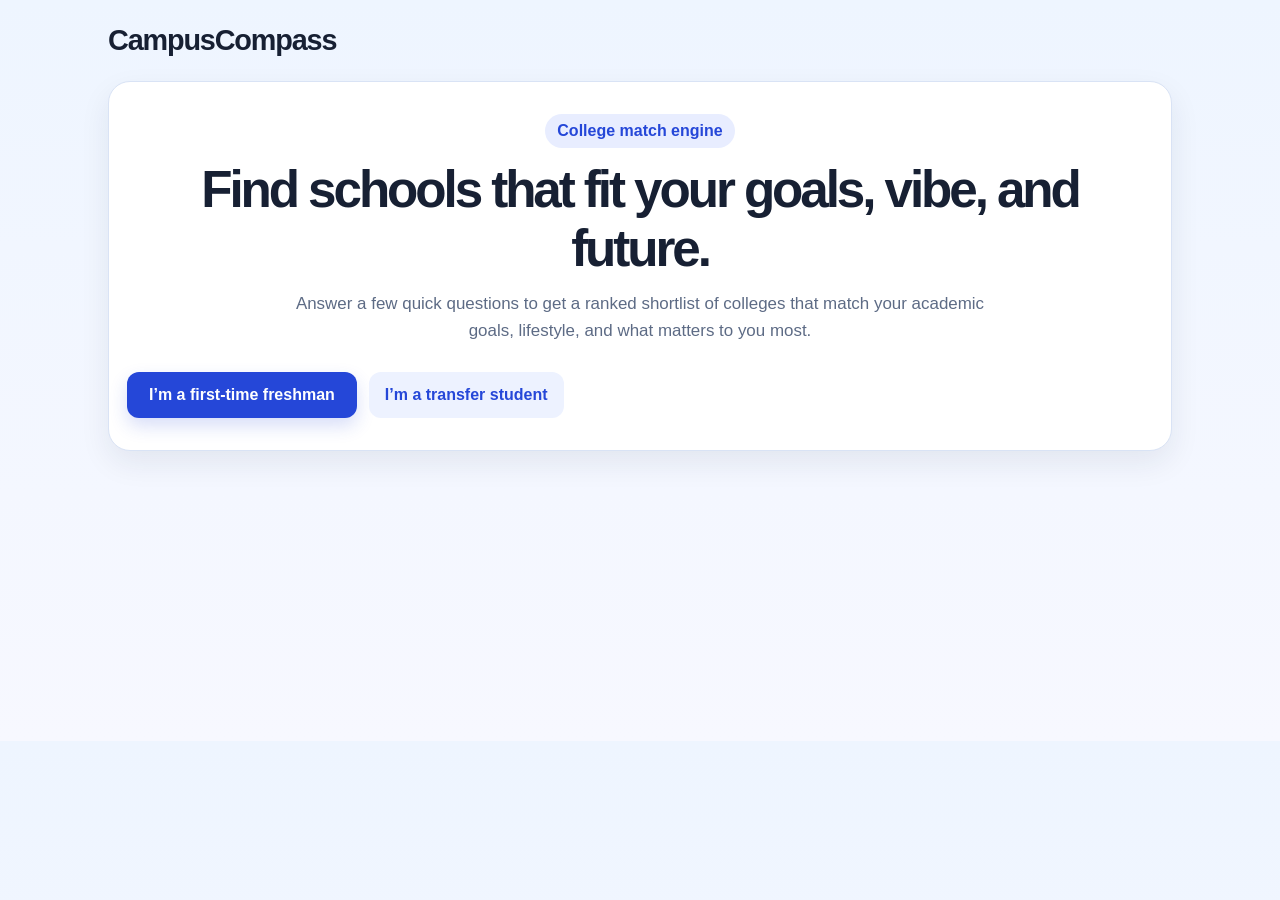
<file: index.html>
<!DOCTYPE html>
<html lang="en">
  <head>
    <meta charset="UTF-8" />
    <meta name="viewport" content="width=device-width, initial-scale=1.0" />
    <title>College Match Quiz</title>
    <link rel="stylesheet" href="styles.css" />
  </head>
  <body>
    <div class="app-shell">
      <header class="topbar">
        <div class="brand">CampusCompass</div>
        <button id="retakeBtn" class="secondary hidden">Retake quiz</button>
      </header>

      <main id="app" class="app" aria-live="polite"></main>
    </div>

    <script src="app.js"></script>
  </body>
</html>
</file>
<file: styles.css>
:root {
  --bg: #f4f7fb;
  --card: #ffffff;
  --primary: #2547d8;
  --primary-soft: #e8edff;
  --accent: #ffb703;
  --text: #172033;
  --muted: #5d6b85;
  --success: #0d8a5f;
  --border: #d9e3f5;
  --shadow: 0 12px 30px rgba(29, 39, 67, 0.08);
}

* { box-sizing: border-box; }

body {
  margin: 0;
  background: linear-gradient(180deg, #eef5ff 0%, #f7f8ff 100%);
  font-family: 'Segoe UI', Tahoma, Geneva, Verdana, sans-serif;
  color: var(--text);
}

button {
  font: inherit;
}

.app-shell {
  max-width: 1100px;
  margin: 0 auto;
  padding: 24px 18px 60px;
}

.topbar {
  display: flex;
  align-items: center;
  justify-content: space-between;
  margin-bottom: 24px;
}

.brand {
  font-size: 1.8rem;
  font-weight: 800;
  letter-spacing: -0.04em;
}

.app {
  min-height: 600px;
}

.panel {
  background: var(--card);
  border: 1px solid var(--border);
  border-radius: 22px;
  box-shadow: var(--shadow);
  padding: 32px;
}

.hero {
  text-align: center;
  padding: 32px 18px;
}

.eyebrow {
  display: inline-block;
  background: var(--primary-soft);
  color: var(--primary);
  font-weight: 700;
  border-radius: 999px;
  padding: 8px 12px;
  margin-bottom: 12px;
}

.hero h1 {
  font-size: clamp(2rem, 4vw, 3.3rem);
  letter-spacing: -0.06em;
  margin: 0 0 12px;
}

.hero p {
  color: var(--muted);
  max-width: 700px;
  margin: 0 auto 28px;
  font-size: 1.06rem;
  line-height: 1.6;
}

.primary, .secondary, .choice {
  border: none;
  border-radius: 12px;
  cursor: pointer;
  transition: transform 0.15s ease, box-shadow 0.15s ease;
}

.primary {
  background: var(--primary);
  color: white;
  padding: 14px 22px;
  font-weight: 700;
  box-shadow: 0 8px 18px rgba(37, 71, 216, 0.18);
}

.secondary {
  background: #edf2ff;
  color: var(--primary);
  padding: 10px 16px;
  font-weight: 700;
}

.primary:hover, .secondary:hover, .choice:hover {
  transform: translateY(-1px);
}

.quiz-grid {
  display: grid;
  gap: 22px;
}

.question-card {
  display: flex;
  flex-direction: column;
  gap: 18px;
}

.question-header {
  display: flex;
  justify-content: space-between;
  align-items: center;
  gap: 10px;
}

.kicker {
  color: var(--muted);
  font-size: 0.8rem;
  letter-spacing: 0.06em;
  text-transform: uppercase;
  font-weight: 700;
}

.question-card h2 {
  margin: 0;
  font-size: clamp(1.4rem, 2vw, 2rem);
  letter-spacing: -0.04em;
}

.options {
  display: grid;
  grid-template-columns: repeat(auto-fit, minmax(210px, 1fr));
  gap: 14px;
}

.choice {
  background: #f8faff;
  border: 1px solid var(--border);
  padding: 18px 16px;
  text-align: left;
  color: var(--text);
  min-height: 88px;
}

.choice strong {
  display: block;
  margin-bottom: 6px;
}

.choice.selected {
  background: var(--primary-soft);
  border-color: var(--primary);
  box-shadow: inset 0 0 0 1px rgba(37, 71, 216, 0.2);
}

.choice small {
  color: var(--muted);
}

.inline-answers {
  display: flex;
  gap: 12px;
  flex-wrap: wrap;
}

.inline-answers .choice {
  min-height: 0;
  padding: 12px 14px;
}

.actions {
  display: flex;
  justify-content: space-between;
  align-items: center;
  margin-top: 10px;
}

.hidden { display: none !important; }

.results {
  display: grid;
  grid-template-columns: 1.1fr 2fr;
  gap: 22px;
}

.summary-card {
  background: linear-gradient(180deg, #fffaf1 0%, #fff 100%);
  border: 1px solid #f0d7a2;
  border-radius: 18px;
  padding: 22px;
}

.summary-card h3 {
  margin-top: 0;
}

.summary-list {
  list-style: none;
  margin: 0;
  padding: 0;
  display: grid;
  gap: 10px;
}

.summary-list li {
  padding: 10px 12px;
  background: white;
  border: 1px solid var(--border);
  border-radius: 10px;
  color: var(--muted);
}

.match-list {
  display: grid;
  gap: 14px;
}

.match-card {
  background: white;
  border: 1px solid var(--border);
  border-radius: 18px;
  padding: 20px;
}

.match-header {
  display: flex;
  justify-content: space-between;
  align-items: center;
  gap: 12px;
  margin-bottom: 12px;
}

.school-name {
  font-size: 1.4rem;
  font-weight: 800;
  letter-spacing: -0.04em;
}

.score-pill {
  background: #eaf8f2;
  color: var(--success);
  border-radius: 999px;
  padding: 8px 12px;
  font-weight: 800;
}

.match-meta {
  color: var(--muted);
  margin-bottom: 8px;
}

.explanation {
  color: var(--text);
  line-height: 1.6;
  margin: 0 0 10px;
}

.badge-row {
  display: flex;
  flex-wrap: wrap;
  gap: 8px;
  margin-top: 12px;
}

.badge {
  background: var(--primary-soft);
  color: var(--primary);
  border-radius: 999px;
  padding: 6px 10px;
  font-size: 0.76rem;
  font-weight: 700;
}

.empty-state {
  text-align: center;
  color: var(--muted);
  padding: 24px;
}

@media (max-width: 760px) {
  .results {
    grid-template-columns: 1fr;
  }

  .panel {
    padding: 22px 18px;
  }

  .actions {
    flex-direction: column;
    align-items: stretch;
  }

  .actions button {
    width: 100%;
  }
}
</file>
